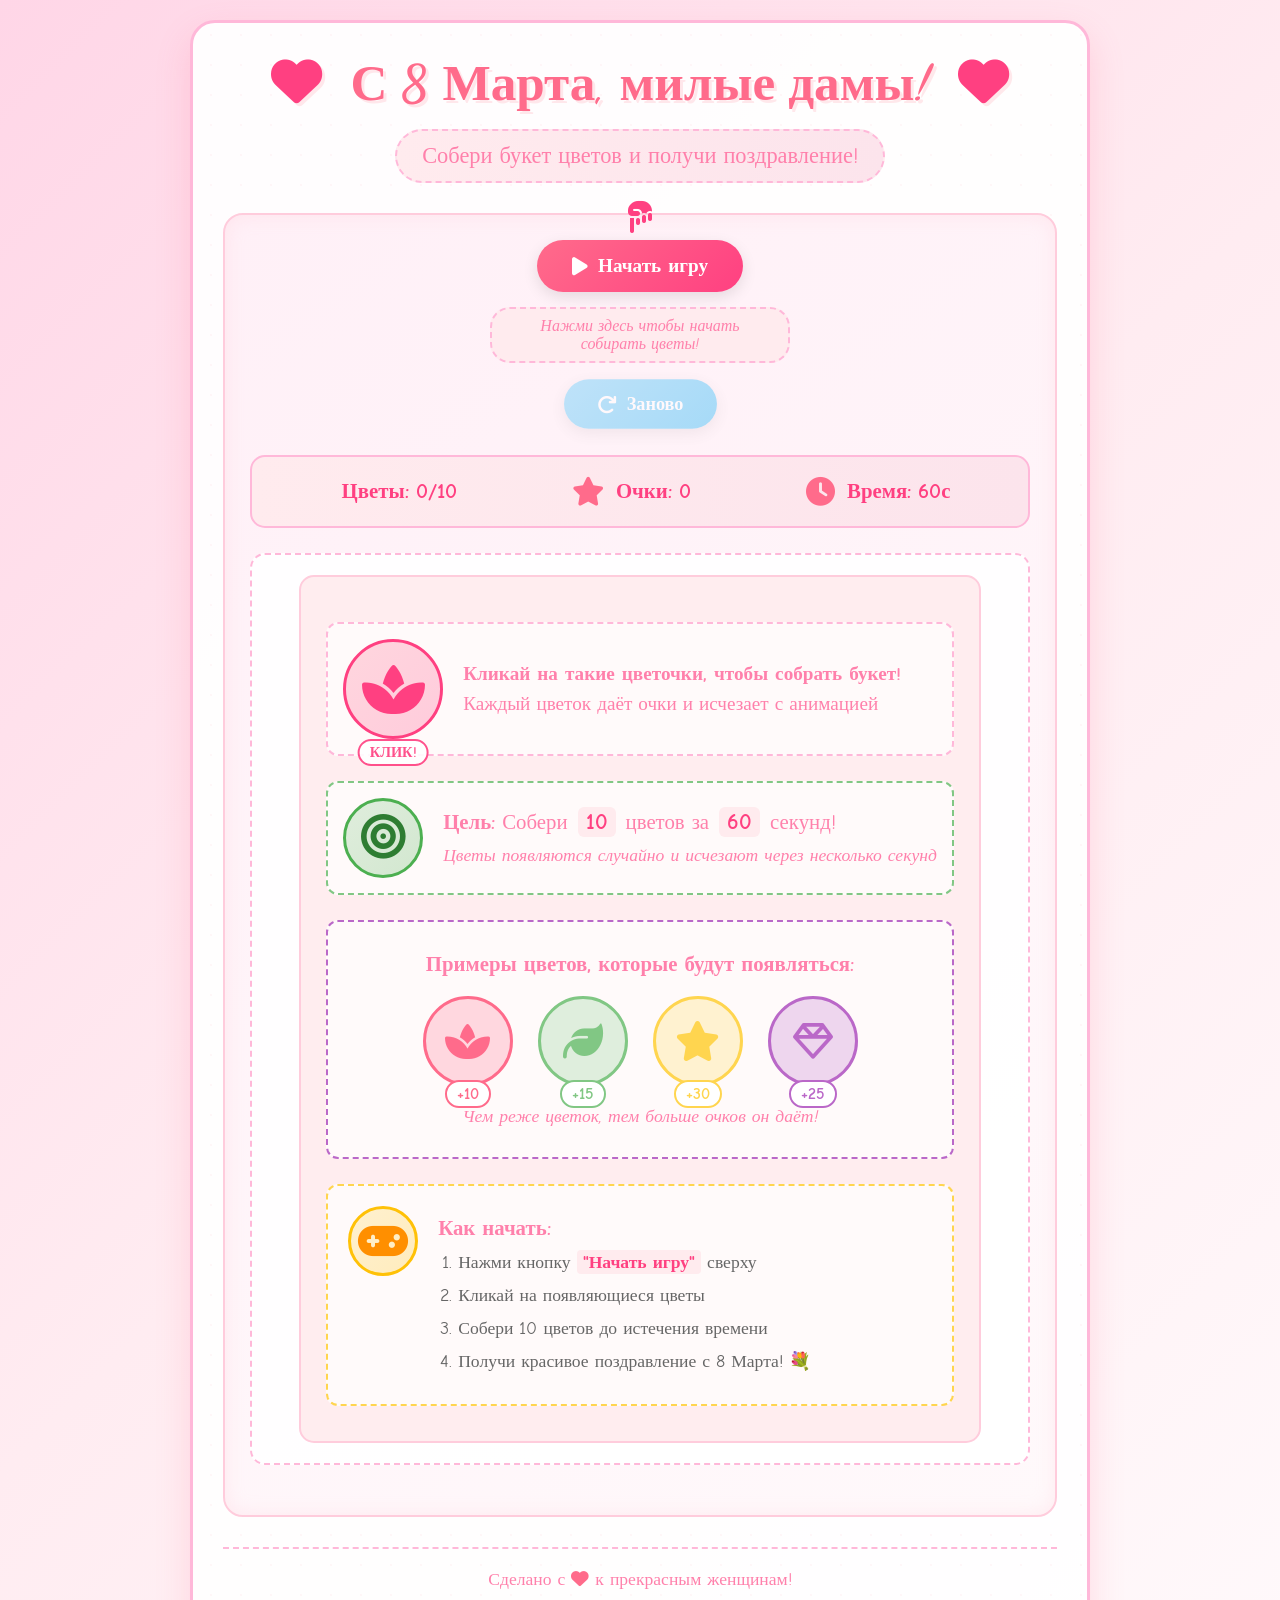
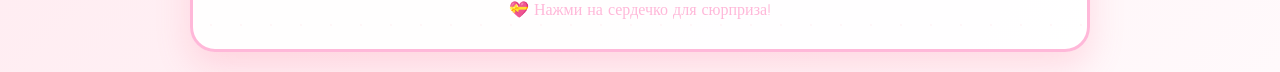
<file: index.html>
<!DOCTYPE html>
<html lang="ru">
<head>
    <meta charset="UTF-8">
    <meta name="viewport" content="width=device-width, initial-scale=1.0">
    <title>С 8 Марта! 💐</title>
    <link rel="stylesheet" href="style.css">
    <link rel="stylesheet" href="https://cdnjs.cloudflare.com/ajax/libs/font-awesome/6.4.0/css/all.min.css">
    <link href="https://fonts.googleapis.com/css2?family=Dancing+Script:wght@400;700&family=Comic+Neue:wght@300;400;700&display=swap" rel="stylesheet">
</head>
<body>
    <div class="container">
        <header>
            <h1><i class="fas fa-heart"></i> С 8 Марта, милые дамы! <i class="fas fa-heart"></i></h1>
            <p class="subtitle">Собери букет цветов и получи поздравление!</p>
        </header>

        <div class="game-area">
            <div class="controls">
                <div class="start-hint">
                    <div class="hint-arrow">
                        <i class="fas fa-hand-point-down"></i>
                    </div>
                    <button id="start-btn" class="btn start-btn">
                        <i class="fas fa-play"></i> Начать игру
                    </button>
                    <div class="hint-text">Нажми здесь чтобы начать собирать цветы!</div>
                </div>
                <button id="reset-btn" class="btn reset-btn" disabled>
                    <i class="fas fa-redo"></i> Заново
                </button>
            </div>

            <div class="score-board">
                <div class="score-item">
                    <i class="fas fa-flower"></i>
                    <span>Цветы: <span id="flower-count">0</span>/10</span>
                </div>
                <div class="score-item">
                    <i class="fas fa-star"></i>
                    <span>Очки: <span id="score">0</span></span>
                </div>
                <div class="score-item">
                    <i class="fas fa-clock"></i>
                    <span>Время: <span id="timer">60</span>с</span>
                </div>
            </div>

            <div class="game-board" id="game-board">
                <div class="instructions">
                    <div class="instruction-demo">
                        <div class="demo-flower">
                            <i class="fas fa-spa"></i>
                        </div>
                        <div class="demo-text">
                            <p><strong>Кликай на такие цветочки, чтобы собрать букет!</strong></p>
                            <p>Каждый цветок даёт очки и исчезает с анимацией</p>
                        </div>
                    </div>
                    <div class="instruction-goal">
                        <div class="goal-icon">
                            <i class="fas fa-bullseye"></i>
                        </div>
                        <div class="goal-text">
                            <p><strong>Цель:</strong> Собери <span class="goal-number">10</span> цветов за <span class="goal-number">60</span> секунд!</p>
                            <p class="hint-text">Цветы появляются случайно и исчезают через несколько секунд</p>
                        </div>
                    </div>
                    <div class="instruction-examples">
                        <p><strong>Примеры цветов, которые будут появляться:</strong></p>
                        <div class="flower-examples">
                            <div class="example-flower" style="background-color: #ff6b8b40; color: #ff6b8b; border-color: #ff6b8b;">
                                <i class="fas fa-spa"></i>
                                <span class="example-points">+10</span>
                            </div>
                            <div class="example-flower" style="background-color: #81c78440; color: #81c784; border-color: #81c784;">
                                <i class="fas fa-leaf"></i>
                                <span class="example-points">+15</span>
                            </div>
                            <div class="example-flower" style="background-color: #ffd54f40; color: #ffd54f; border-color: #ffd54f;">
                                <i class="fas fa-star"></i>
                                <span class="example-points">+30</span>
                            </div>
                            <div class="example-flower" style="background-color: #ba68c840; color: #ba68c8; border-color: #ba68c8;">
                                <i class="far fa-gem"></i>
                                <span class="example-points">+25</span>
                            </div>
                        </div>
                        <p class="hint-text">Чем реже цветок, тем больше очков он даёт!</p>
                    </div>
                    
                    <div class="instruction-start">
                        <div class="start-icon">
                            <i class="fas fa-gamepad"></i>
                        </div>
                        <div class="start-text">
                            <p><strong>Как начать:</strong></p>
                            <ol class="start-steps">
                                <li>Нажми кнопку <strong>"Начать игру"</strong> сверху</li>
                                <li>Кликай на появляющиеся цветы</li>
                                <li>Собери 10 цветов до истечения времени</li>
                                <li>Получи красивое поздравление с 8 Марта! 💐</li>
                            </ol>
                        </div>
                    </div>
                </div>
            </div>

        </div>

        <div class="congratulations hidden" id="congratulations">
            <div class="congrats-content">
                <h2 class="congrats-title"><i class="fas fa-crown"></i><span>Поздравляем!</span><i class="fas fa-crown"></i></h2>
                <div class="message-box">
                    <p>Ты собрала прекрасный букет! 🌸</p>
                    <p class="congrats-text">С 8 Марта, прекрасная! Пусть этот день будет наполнен улыбками, теплом и любовью. Ты - самое красивое и нежное создание на свете! 💖</p>
                    <div class="congrats-stats">
                        <div class="congrats-stat">
                            <span class="congrats-stat-label">Цветов собрано</span>
                            <span class="congrats-stat-value" id="congrats-flowers">0</span>
                        </div>
                        <div class="congrats-stat">
                            <span class="congrats-stat-label">Очков набрано</span>
                            <span class="congrats-stat-value" id="congrats-score">0</span>
                        </div>
                    </div>
                    <div class="flowers-animation">
                        <i class="fas fa-spa flower-1"></i>
                        <i class="fas fa-spa flower-2"></i>
                        <i class="fas fa-spa flower-3"></i>
                        <i class="fas fa-spa flower-4"></i>
                        <i class="fas fa-spa flower-5"></i>
                    </div>
                </div>
            </div>
        </div>

        <div class="game-over hidden" id="game-over">
            <div class="game-over-content">
                <h2><i class="fas fa-sad-tear"></i> Время вышло!</h2>
                <p>Не успела собрать все цветы... Попробуй ещё раз!</p>
                <button id="retry-btn" class="btn retry-btn">
                    <i class="fas fa-redo"></i> Попробовать снова
                </button>
            </div>
        </div>

        <footer>
            <p>Сделано с <i class="fas fa-heart" style="color: #ff6b8b;"></i> к прекрасным женщинам!</p>
            <p class="hint">💝 Нажми на сердечко для сюрприза!</p>
        </footer>
    </div>

    <div class="hearts-container" id="hearts-container"></div>

    <script src="script.js"></script>
</body>
</html>
</file>
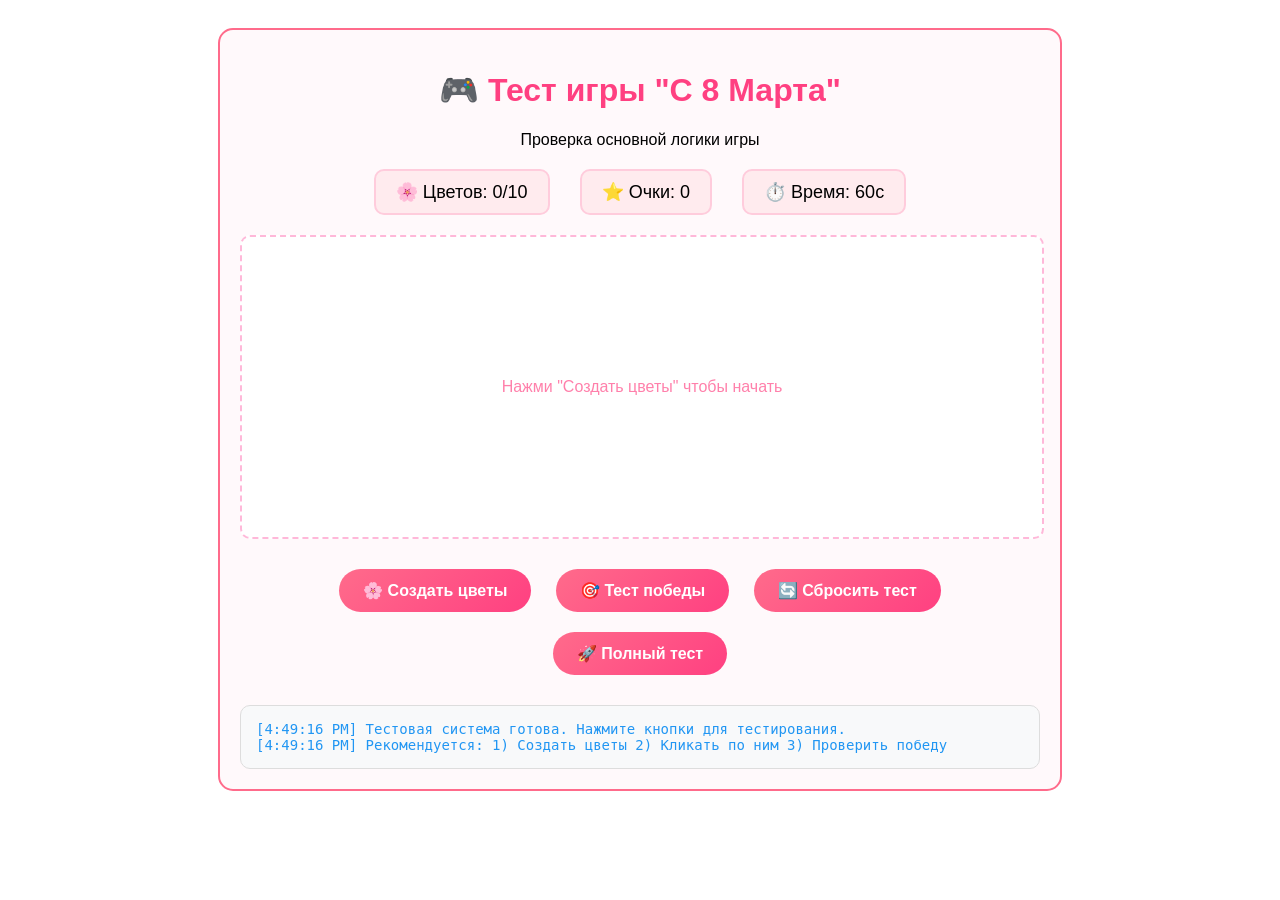
<file: final_test.html>
<!DOCTYPE html>
<html>
<head>
    <title>Финальный тест игры</title>
    <style>
        body { font-family: Arial; padding: 20px; text-align: center; }
        .test-container {
            max-width: 800px;
            margin: 0 auto;
            padding: 20px;
            border: 2px solid #ff6b8b;
            border-radius: 15px;
            background: #fff9fb;
        }
        h1 { color: #ff4081; }
        .test-btn {
            padding: 12px 24px;
            margin: 10px;
            background: linear-gradient(135deg, #ff6b8b, #ff4081);
            color: white;
            border: none;
            border-radius: 25px;
            cursor: pointer;
            font-size: 16px;
            font-weight: bold;
        }
        .test-btn:hover {
            background: linear-gradient(135deg, #ff4081, #ff6b8b);
            transform: translateY(-2px);
        }
        .test-area {
            width: 100%;
            height: 300px;
            border: 2px dashed #ffb8d9;
            border-radius: 10px;
            margin: 20px 0;
            position: relative;
            background: #fff;
            overflow: hidden;
        }
        .test-flower {
            width: 70px;
            height: 70px;
            border-radius: 50%;
            position: absolute;
            background: #ffccdc;
            display: flex;
            align-items: center;
            justify-content: center;
            cursor: pointer;
            font-size: 30px;
            transition: all 0.3s;
            border: 3px solid #ff6b8b;
        }
        .test-flower:hover {
            transform: scale(1.1);
        }
        .stats {
            display: flex;
            justify-content: center;
            gap: 30px;
            margin: 20px 0;
            font-size: 18px;
        }
        .stat-item {
            padding: 10px 20px;
            background: #ffebee;
            border-radius: 10px;
            border: 2px solid #ffccdc;
        }
        #test-output {
            margin-top: 20px;
            padding: 15px;
            background: #f8f9fa;
            border-radius: 10px;
            border: 1px solid #ddd;
            text-align: left;
            max-height: 200px;
            overflow-y: auto;
            font-family: monospace;
            font-size: 14px;
        }
        .success { color: #4CAF50; font-weight: bold; }
        .error { color: #f44336; font-weight: bold; }
        .info { color: #2196F3; }
    </style>
</head>
<body>
    <div class="test-container">
        <h1>🎮 Тест игры "С 8 Марта"</h1>
        <p>Проверка основной логики игры</p>
        
        <div class="stats">
            <div class="stat-item">🌸 Цветов: <span id="test-count">0</span>/10</div>
            <div class="stat-item">⭐ Очки: <span id="test-score">0</span></div>
            <div class="stat-item">⏱️ Время: <span id="test-time">60</span>с</div>
        </div>
        
        <div class="test-area" id="test-game-area">
            <div style="position: absolute; top: 50%; left: 50%; transform: translate(-50%, -50%); color: #ff80ab;">
                Нажми "Создать цветы" чтобы начать
            </div>
        </div>
        
        <div>
            <button class="test-btn" onclick="createTestFlowers()">🌸 Создать цветы</button>
            <button class="test-btn" onclick="simulateWin()">🎯 Тест победы</button>
            <button class="test-btn" onclick="resetTest()">🔄 Сбросить тест</button>
            <button class="test-btn" onclick="runFullTest()">🚀 Полный тест</button>
        </div>
        
        <div id="test-output"></div>
    </div>
    
    <script>
        let testFlowerCount = 0;
        let testScore = 0;
        let testTime = 60;
        let testFlowers = [];
        const testGameArea = document.getElementById('test-game-area');
        const testOutput = document.getElementById('test-output');
        
        function logTest(type, message) {
            const timestamp = new Date().toLocaleTimeString();
            const div = document.createElement('div');
            div.className = type;
            div.textContent = `[${timestamp}] ${message}`;
            testOutput.appendChild(div);
            testOutput.scrollTop = testOutput.scrollHeight;
            console.log(`[${type}] ${message}`);
        }
        
        function updateTestDisplay() {
            document.getElementById('test-count').textContent = testFlowerCount;
            document.getElementById('test-score').textContent = testScore;
            document.getElementById('test-time').textContent = testTime;
        }
        
        function createTestFlowers() {
            logTest('info', 'Создаем тестовые цветы...');
            testGameArea.innerHTML = '';
            testFlowers = [];
            
            // Создаем 5 цветов в случайных позициях
            for (let i = 0; i < 5; i++) {
                setTimeout(() => {
                    const flower = document.createElement('div');
                    flower.className = 'test-flower';
                    flower.innerHTML = '🌸';
                    flower.title = 'Кликни чтобы собрать!';
                    
                    const x = 20 + Math.random() * (testGameArea.offsetWidth - 90);
                    const y = 20 + Math.random() * (testGameArea.offsetHeight - 90);
                    
                    flower.style.left = x + 'px';
                    flower.style.top = y + 'px';
                    flower.style.backgroundColor = getRandomPastelColor();
                    
                    flower.addEventListener('click', function() {
                        collectTestFlower(this);
                    });
                    
                    testGameArea.appendChild(flower);
                    testFlowers.push(flower);
                    logTest('info', `Создан цветок ${i+1} на позиции (${Math.round(x)}, ${Math.round(y)})`);
                }, i * 300);
            }
            
            logTest('success', '5 тестовых цветов созданы! Кликай по ним.');
        }
        
        function collectTestFlower(flower) {
            if (flower.classList.contains('collected')) {
                logTest('error', 'Цветок уже собран!');
                return;
            }
            
            flower.classList.add('collected');
            flower.style.opacity = '0.7';
            flower.style.transform = 'scale(0.8)';
            flower.style.backgroundColor = '#c8e6c9';
            flower.innerHTML = '✅';
            
            testFlowerCount++;
            testScore += 10;
            
            updateTestDisplay();
            logTest('success', `Цветок собран! Всего: ${testFlowerCount}, Очки: ${testScore}`);
            
            setTimeout(() => {
                flower.style.opacity = '0';
                setTimeout(() => {
                    if (flower.parentNode) {
                        flower.remove();
                        testFlowers = testFlowers.filter(f => f !== flower);
                    }
                }, 300);
            }, 500);
            
            // Проверяем победу
            if (testFlowerCount >= 10) {
                setTimeout(() => {
                    logTest('success', '🎉🎉🎉 ПОБЕДА! Собрано 10 цветов! 🎉🎉🎉');
                    alert('🎉 ПОЗДРАВЛЯЕМ! Вы собрали 10 цветов и выиграли игру!');
                    showTestCongratulations();
                }, 600);
            }
        }
        
        function simulateWin() {
            logTest('info', '=== Запуск теста победы ===');
            testFlowerCount = 9;
            testScore = 90;
            updateTestDisplay();
            logTest('info', `Установлено: цветов = ${testFlowerCount}, очков = ${testScore}`);
            
            // Имитируем сбор последнего цветка
            setTimeout(() => {
                testFlowerCount++;
                testScore += 10;
                updateTestDisplay();
                logTest('success', `Собран последний цветок! Всего: ${testFlowerCount}`);
                
                if (testFlowerCount >= 10) {
                    logTest('success', '✅ ТЕСТ ПРОЙДЕН: Победа корректно определяется!');
                    showTestCongratulations();
                }
            }, 1000);
        }
        
        function showTestCongratulations() {
            const messages = [
                "Тест пройден успешно! Игра работает корректно! 🎮",
                "Поздравления будут показаны при победе в реальной игре! 💐",
                "Все системы функционируют нормально! ✅"
            ];
            const randomMsg = messages[Math.floor(Math.random() * messages.length)];
            logTest('success', randomMsg);
            
            // Показываем имитацию поздравления
            testGameArea.innerHTML = `
                <div style="position: absolute; top: 50%; left: 50%; transform: translate(-50%, -50%); text-align: center; background: white; padding: 30px; border-radius: 15px; border: 3px solid #ff6b8b; box-shadow: 0 10px 30px rgba(255, 107, 139, 0.3);">
                    <h2 style="color: #ff4081; margin: 0 0 15px 0;">🎉 ПОБЕДА! 🎉</h2>
                    <p style="color: #666; margin: 0;">С 8 Марта, прекрасная! 💖</p>
                    <p style="color: #ff80ab; margin: 10px 0 0 0;">Игра работает корректно!</p>
                </div>
            `;
        }
        
        function resetTest() {
            logTest('info', '=== Сброс теста ===');
            testFlowerCount = 0;
            testScore = 0;
            testTime = 60;
            testFlowers = [];
            testGameArea.innerHTML = '<div style="position: absolute; top: 50%; left: 50%; transform: translate(-50%, -50%); color: #ff80ab;">Нажми "Создать цветы" чтобы начать</div>';
            updateTestDisplay();
            logTest('success', 'Тест сброшен. Готов к новому тесту.');
        }
        
        function runFullTest() {
            logTest('info', '=== ЗАПУСК ПОЛНОГО ТЕСТА ===');
            resetTest();
            
            setTimeout(() => {
                logTest('info', '1. Тест создания цветов...');
                createTestFlowers();
                
                setTimeout(() => {
                    logTest('info', '2. Тест сбора цветов...');
                    // Имитируем сбор 10 цветов
                    testFlowerCount = 10;
                    testScore = 100;
                    updateTestDisplay();
                    
                    setTimeout(() => {
                        logTest('info', '3. Проверка условия победы...');
                        if (testFlowerCount >= 10) {
                            logTest('success', '✅ ВСЕ ТЕСТЫ ПРОЙДЕНЫ УСПЕШНО!');
                            logTest('success', 'Игра "С 8 Марта" работает корректно!');
                            showTestCongratulations();
                        } else {
                            logTest('error', '❌ Тест не пройден: условие победы не сработало');
                        }
                    }, 1000);
                }, 2000);
            }, 500);
        }
        
        function getRandomPastelColor() {
            const colors = [
                '#ffb3c1', '#ffccd5', '#ffb7c5', '#ffcccb', '#ffcad4',
                '#ffd6e7', '#ffecf1', '#fff9fb', '#f8bbd9', '#f48fb1'
            ];
            return colors[Math.floor(Math.random() * colors.length)];
        }
        
        // Инициализация
        updateTestDisplay();
        logTest('info', 'Тестовая система готова. Нажмите кнопки для тестирования.');
        logTest('info', 'Рекомендуется: 1) Создать цветы 2) Кликать по ним 3) Проверить победу');
    </script>
</body>
</html>
</file>
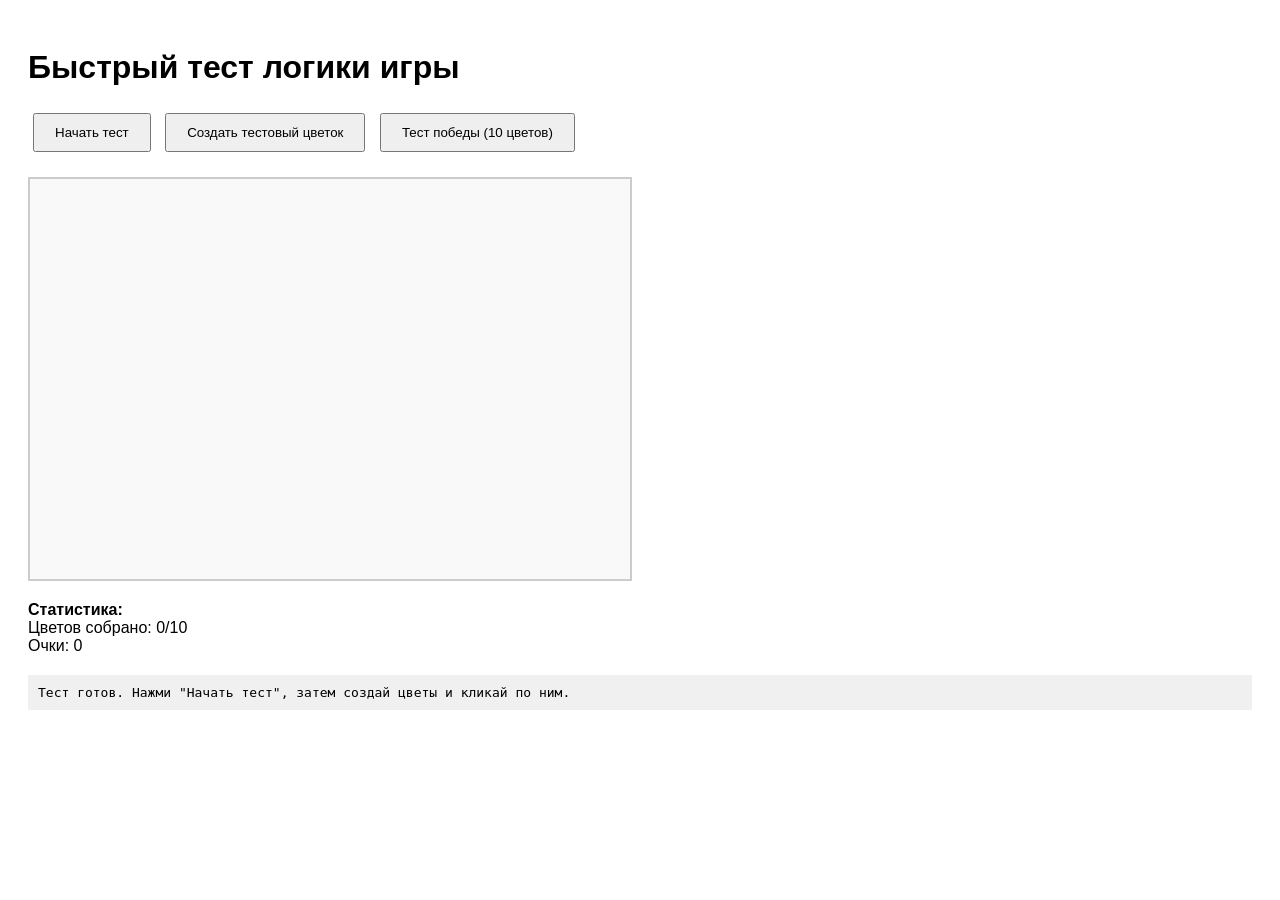
<file: quick_test.html>
<!DOCTYPE html>
<html>
<head>
    <title>Быстрый тест игры</title>
    <style>
        body { font-family: Arial; padding: 20px; }
        #game-area { 
            width: 600px; 
            height: 400px; 
            border: 2px solid #ccc; 
            position: relative;
            margin: 20px 0;
            background: #f9f9f9;
        }
        .flower {
            width: 60px;
            height: 60px;
            border-radius: 50%;
            position: absolute;
            background: pink;
            display: flex;
            align-items: center;
            justify-content: center;
            cursor: pointer;
            font-size: 24px;
        }
        .controls { margin: 10px 0; }
        button { padding: 10px 20px; margin: 5px; }
        #output { 
            margin-top: 20px; 
            padding: 10px; 
            background: #f0f0f0; 
            white-space: pre-wrap;
            font-family: monospace;
        }
    </style>
</head>
<body>
    <h1>Быстрый тест логики игры</h1>
    
    <div class="controls">
        <button onclick="startTest()">Начать тест</button>
        <button onclick="createTestFlower()">Создать тестовый цветок</button>
        <button onclick="testWin()">Тест победы (10 цветов)</button>
    </div>
    
    <div id="game-area"></div>
    
    <div>
        <strong>Статистика:</strong>
        <div>Цветов собрано: <span id="count">0</span>/10</div>
        <div>Очки: <span id="score">0</span></div>
    </div>
    
    <div id="output"></div>
    
    <script>
        let flowerCount = 0;
        let score = 0;
        const gameArea = document.getElementById('game-area');
        const output = document.getElementById('output');
        
        function log(msg) {
            output.textContent += msg + '\n';
            console.log(msg);
        }
        
        function startTest() {
            log('=== Начинаем тест ===');
            flowerCount = 0;
            score = 0;
            updateDisplay();
            gameArea.innerHTML = '';
            log('Игра сброшена');
        }
        
        function createTestFlower() {
            const flower = document.createElement('div');
            flower.className = 'flower';
            flower.textContent = '🌸';
            
            const x = Math.random() * (gameArea.offsetWidth - 60);
            const y = Math.random() * (gameArea.offsetHeight - 60);
            
            flower.style.left = x + 'px';
            flower.style.top = y + 'px';
            flower.style.backgroundColor = getRandomColor();
            
            flower.addEventListener('click', function() {
                log('Цветок кликнут!');
                collectTestFlower(this);
            });
            
            gameArea.appendChild(flower);
            log(`Создан цветок на позиции (${x.toFixed(0)}, ${y.toFixed(0)})`);
        }
        
        function collectTestFlower(flower) {
            flower.style.opacity = '0.5';
            flower.style.transform = 'scale(0.8)';
            
            flowerCount++;
            score += 10;
            
            updateDisplay();
            log(`Собран цветок! Всего: ${flowerCount}, Очки: ${score}`);
            
            setTimeout(() => {
                flower.remove();
                log('Цветок удален');
                
                if (flowerCount >= 10) {
                    log('🎉 ПОБЕДА! Собрано 10 цветов!');
                    alert('ПОБЕДА! Собрано 10 цветов!');
                }
            }, 500);
        }
        
        function testWin() {
            log('=== Тест победы ===');
            flowerCount = 9;
            score = 90;
            updateDisplay();
            log(`Установлено: цветов = ${flowerCount}, очков = ${score}`);
            
            // Имитируем сбор последнего цветка
            flowerCount++;
            score += 10;
            updateDisplay();
            log(`После сбора: цветов = ${flowerCount}, очков = ${score}`);
            
            if (flowerCount >= 10) {
                log('✅ ПОБЕДА ДОСТИГНУТА!');
                alert('✅ ПОБЕДА ДОСТИГНУТА!');
            }
        }
        
        function updateDisplay() {
            document.getElementById('count').textContent = flowerCount;
            document.getElementById('score').textContent = score;
        }
        
        function getRandomColor() {
            const colors = ['#ffb3c1', '#ffccd5', '#ffb7c5', '#ffcccb', '#ffcad4'];
            return colors[Math.floor(Math.random() * colors.length)];
        }
        
        log('Тест готов. Нажми "Начать тест", затем создай цветы и кликай по ним.');
    </script>
</body>
</html>
</file>
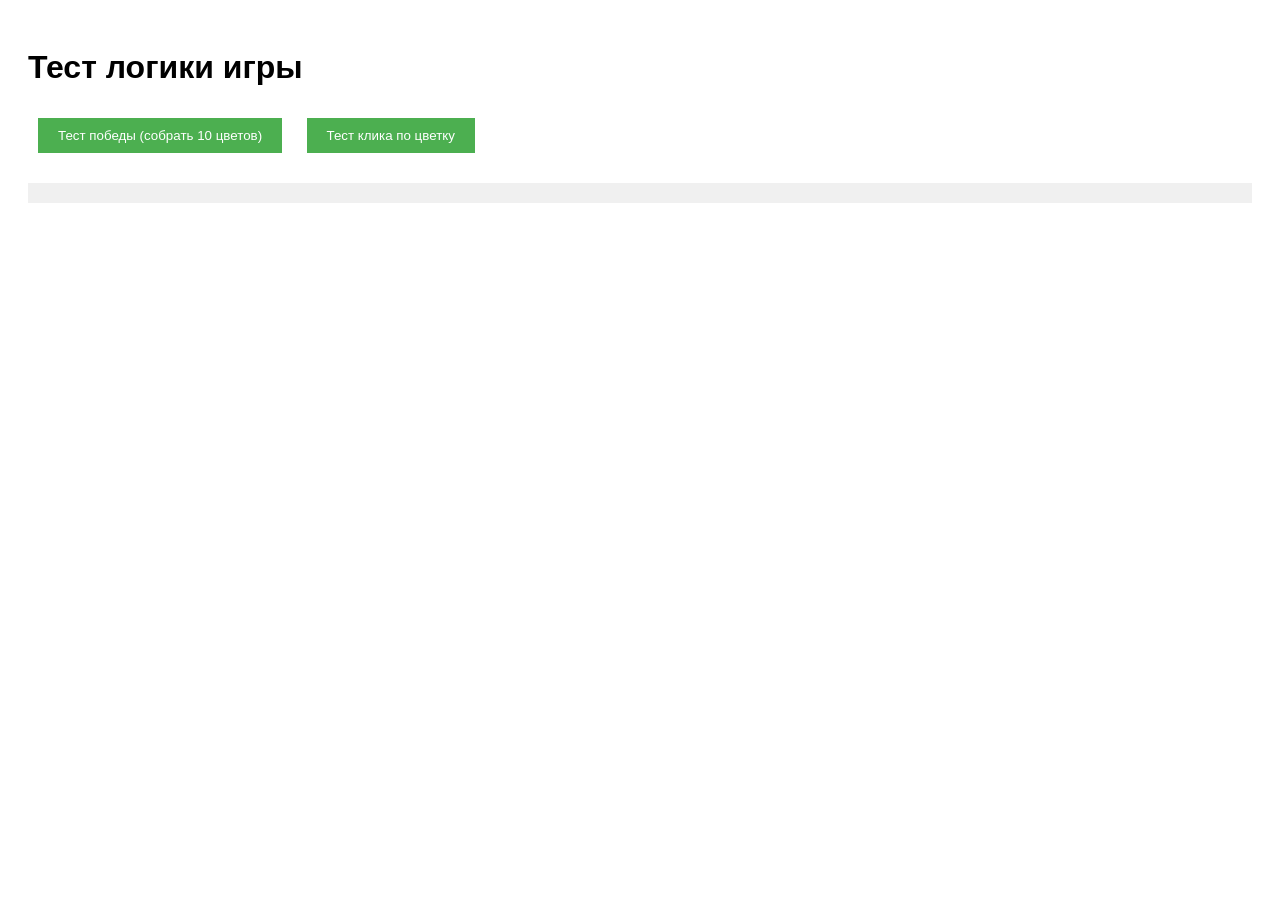
<file: test.html>
<!DOCTYPE html>
<html>
<head>
    <title>Тест игры</title>
    <style>
        body { font-family: Arial; padding: 20px; }
        .test-btn { 
            padding: 10px 20px; 
            margin: 10px; 
            background: #4CAF50; 
            color: white; 
            border: none; 
            cursor: pointer; 
        }
    </style>
</head>
<body>
    <h1>Тест логики игры</h1>
    <button class="test-btn" onclick="testWinCondition()">Тест победы (собрать 10 цветов)</button>
    <button class="test-btn" onclick="testFlowerClick()">Тест клика по цветку</button>
    
    <div id="output" style="margin-top: 20px; padding: 10px; background: #f0f0f0;"></div>
    
    <script>
        // Имитируем глобальные переменные из игры
        let flowerCount = 0;
        const totalFlowersNeeded = 10;
        
        function log(msg) {
            document.getElementById('output').innerHTML += msg + '<br>';
            console.log(msg);
        }
        
        function testWinCondition() {
            log('=== Тест победы ===');
            flowerCount = 9;
            log(`flowerCount = ${flowerCount}`);
            
            // Имитируем сбор цветка
            flowerCount++;
            log(`После сбора: flowerCount = ${flowerCount}`);
            
            if (flowerCount >= totalFlowersNeeded) {
                log('✅ ПОБЕДА! winGame() должна быть вызвана');
            } else {
                log('❌ Еще не победили');
            }
        }
        
        function testFlowerClick() {
            log('=== Тест клика ===');
            const flower = {
                classList: {
                    contains: function(cls) { 
                        log(`Проверка класса: ${cls}`);
                        return false; 
                    },
                    add: function(cls) { log(`Добавлен класс: ${cls}`); }
                },
                dataset: { points: '10' }
            };
            
            // Имитируем обработчик клика
            if (flower.classList.contains('collected')) {
                log('Цветок уже собран!');
                return;
            }
            
            log('Собираем цветок...');
            // collectFlower(flower) должна быть вызвана
        }
    </script>
</body>
</html>
</file>
<file: style.css>
* {
    margin: 0;
    padding: 0;
    box-sizing: border-box;
}

body {
    font-family: 'Comic Neue', cursive;
    background: linear-gradient(135deg, #ffd6e7, #ffecf1, #fff9fb);
    min-height: 100vh;
    display: flex;
    justify-content: center;
    align-items: center;
    padding: 20px;
    overflow-x: hidden;
}

.container {
    max-width: 900px;
    width: 100%;
    background-color: rgba(255, 255, 255, 0.95);
    border-radius: 25px;
    box-shadow: 0 15px 35px rgba(255, 107, 139, 0.2);
    padding: 30px;
    position: relative;
    border: 3px solid #ffb8d9;
    overflow: hidden;
}

.container::before {
    content: '';
    position: absolute;
    top: -50%;
    left: -50%;
    width: 200%;
    height: 200%;
    background: radial-gradient(circle, rgba(255, 182, 193, 0.1) 1px, transparent 1px);
    background-size: 30px 30px;
    z-index: 0;
    animation: float 20s linear infinite;
}

@keyframes float {
    0% { transform: translate(0, 0) rotate(0deg); }
    100% { transform: translate(-30px, -30px) rotate(360deg); }
}

header {
    text-align: center;
    margin-bottom: 30px;
    position: relative;
    z-index: 1;
}

h1 {
    font-family: 'Dancing Script', cursive;
    font-size: 3.2rem;
    color: #ff6b8b;
    margin-bottom: 15px;
    text-shadow: 3px 3px 0px rgba(255, 182, 193, 0.3);
}

h1 i {
    color: #ff4081;
    margin: 0 15px;
    animation: heartbeat 1.5s infinite;
}

@keyframes heartbeat {
    0%, 100% { transform: scale(1); }
    50% { transform: scale(1.2); }
}

.subtitle {
    font-size: 1.4rem;
    color: #ff80ab;
    background: linear-gradient(90deg, #ffebee, #fce4ec);
    padding: 12px 25px;
    border-radius: 50px;
    display: inline-block;
    border: 2px dashed #ffb8d9;
}

.game-area {
    background: linear-gradient(145deg, #fff0f7, #fff9fb);
    border-radius: 20px;
    padding: 25px;
    margin-bottom: 25px;
    border: 2px solid #ffccdc;
    box-shadow: inset 0 0 20px rgba(255, 182, 193, 0.2);
    position: relative;
    z-index: 1;
}

.score-board {
    display: flex;
    justify-content: space-around;
    background: linear-gradient(90deg, #ffebee, #fce4ec);
    padding: 20px;
    border-radius: 15px;
    margin-bottom: 25px;
    border: 2px solid #ffb8d9;
}

.score-item {
    display: flex;
    align-items: center;
    font-size: 1.3rem;
    color: #ff4081;
    font-weight: bold;
}

.score-item i {
    font-size: 1.8rem;
    margin-right: 12px;
    color: #ff6b8b;
}

.game-board {
    min-height: 350px;
    background-color: rgba(255, 255, 255, 0.9);
    border-radius: 15px;
    padding: 20px;
    margin-bottom: 25px;
    border: 2px dashed #ffb8d9;
    display: flex;
    flex-wrap: wrap;
    justify-content: center;
    align-items: center;
    gap: 20px;
    position: relative;
    overflow: hidden;
}

.instructions {
    text-align: center;
    color: #ff80ab;
    font-size: 1.3rem;
    padding: 25px;
    background: rgba(255, 235, 238, 0.9);
    border-radius: 15px;
    border: 2px solid #ffccdc;
    max-width: 800px;
    margin: 0 auto;
}

.instructions p {
    margin: 10px 0;
}

.instruction-demo {
    display: flex;
    align-items: center;
    justify-content: center;
    gap: 20px;
    margin: 20px 0;
    padding: 15px;
    background: rgba(255, 255, 255, 0.7);
    border-radius: 12px;
    border: 2px dashed #ffb8d9;
}

.demo-flower {
    width: 100px;
    height: 100px;
    border-radius: 50%;
    background: linear-gradient(135deg, #ff6b8b40, #ff408140);
    display: flex;
    align-items: center;
    justify-content: center;
    font-size: 3.5rem;
    color: #ff4081;
    border: 3px solid #ff4081;
    animation: pulseDemo 2s infinite, floatDemo 3s ease-in-out infinite;
    cursor: pointer;
    position: relative;
    transition: all 0.3s ease;
}

@keyframes pulseDemo {
    0%, 100% { transform: scale(1); }
    50% { transform: scale(1.1); }
}

@keyframes floatDemo {
    0%, 100% { transform: translateY(0) rotate(0deg); }
    50% { transform: translateY(-10px) rotate(5deg); }
}

.demo-flower::after {
    content: 'КЛИК!';
    position: absolute;
    bottom: -30px;
    left: 50%;
    transform: translateX(-50%);
    font-size: 0.9rem;
    font-weight: bold;
    color: #ff4081;
    background: white;
    padding: 3px 10px;
    border-radius: 15px;
    border: 2px solid #ff4081;
    white-space: nowrap;
    opacity: 0.9;
}

.demo-text {
    text-align: left;
    flex: 1;
}

.demo-text p {
    margin: 8px 0;
    font-size: 1.2rem;
}

.instruction-goal {
    display: flex;
    align-items: center;
    justify-content: center;
    gap: 20px;
    margin: 25px 0;
    padding: 15px;
    background: rgba(255, 255, 255, 0.7);
    border-radius: 12px;
    border: 2px dashed #81c784;
}

.goal-icon {
    width: 80px;
    height: 80px;
    border-radius: 50%;
    background: linear-gradient(135deg, #81c78440, #4caf5040);
    display: flex;
    align-items: center;
    justify-content: center;
    font-size: 2.8rem;
    color: #2e7d32;
    border: 3px solid #4caf50;
}

.goal-text {
    text-align: left;
    flex: 1;
}

.goal-number {
    font-weight: bold;
    color: #ff4081;
    font-size: 1.4rem;
    background: #ffebee;
    padding: 2px 8px;
    border-radius: 6px;
    margin: 0 3px;
}

.hint-text {
    font-size: 1.1rem;
    color: #ff80ab;
    font-style: italic;
    margin-top: 8px;
}

.instruction-examples {
    margin: 25px 0 10px 0;
    padding: 20px;
    background: rgba(255, 255, 255, 0.7);
    border-radius: 12px;
    border: 2px dashed #ba68c8;
}

.flower-examples {
    display: flex;
    justify-content: center;
    gap: 25px;
    margin: 20px 0;
    flex-wrap: wrap;
}

.example-flower {
    width: 90px;
    height: 90px;
    border-radius: 50%;
    display: flex;
    flex-direction: column;
    align-items: center;
    justify-content: center;
    font-size: 2.5rem;
    border: 3px solid;
    position: relative;
    transition: all 0.3s ease;
}

.example-flower:hover {
    transform: translateY(-5px);
    box-shadow: 0 10px 20px rgba(0, 0, 0, 0.1);
}

.example-points {
    position: absolute;
    bottom: -25px;
    font-size: 1rem;
    font-weight: bold;
    background: white;
    padding: 3px 10px;
    border-radius: 15px;
    border: 2px solid currentColor;
    white-space: nowrap;
}

.instruction-start {
    display: flex;
    align-items: flex-start;
    gap: 20px;
    margin: 25px 0 10px 0;
    padding: 20px;
    background: rgba(255, 255, 255, 0.7);
    border-radius: 12px;
    border: 2px dashed #ffd54f;
}

.start-icon {
    width: 70px;
    height: 70px;
    border-radius: 50%;
    background: linear-gradient(135deg, #ffd54f40, #ffc10740);
    display: flex;
    align-items: center;
    justify-content: center;
    font-size: 2.5rem;
    color: #ff8f00;
    border: 3px solid #ffc107;
    flex-shrink: 0;
}

.start-text {
    text-align: left;
    flex: 1;
}

.start-steps {
    margin: 10px 0 0 20px;
    padding: 0;
}

.start-steps li {
    margin: 12px 0;
    font-size: 1.1rem;
    color: #666;
}

.start-steps li strong {
    color: #ff4081;
    background: #ffebee;
    padding: 2px 6px;
    border-radius: 4px;
}

.flower {
    width: 80px;
    height: 80px;
    border-radius: 50%;
    display: flex;
    justify-content: center;
    align-items: center;
    font-size: 2.5rem;
    cursor: pointer;
    transition: all 0.3s ease;
    position: absolute;
    user-select: none;
    animation: floatUpDown 3s ease-in-out infinite;
    z-index: 100;
    pointer-events: auto;
}

@keyframes floatUpDown {
    0%, 100% { transform: translateY(0) rotate(0deg); }
    50% { transform: translateY(-15px) rotate(5deg); }
}

.flower:hover {
    transform: scale(1.2) rotate(15deg);
    filter: brightness(1.2);
}

.flower.collected {
    animation: collectAnimation 0.8s forwards;
}

@keyframes collectAnimation {
    0% { transform: scale(1); opacity: 1; }
    100% { transform: scale(0) translateY(-50px); opacity: 0; }
}

.controls {
    display: flex;
    flex-direction: column;
    align-items: center;
    gap: 15px;
    margin-bottom: 25px;
}

.start-hint {
    position: relative;
    display: flex;
    flex-direction: column;
    align-items: center;
    gap: 10px;
    transition: opacity 0.3s ease;
}

.hint-arrow {
    font-size: 2rem;
    color: #ff4081;
    animation: bounceArrow 1.5s infinite;
    position: absolute;
    top: -40px;
}

@keyframes bounceArrow {
    0%, 100% { transform: translateY(0); }
    50% { transform: translateY(-10px); }
}

.start-hint .hint-text {
    font-size: 1rem;
    color: #ff80ab;
    background: #ffebee;
    padding: 8px 15px;
    border-radius: 20px;
    border: 2px dashed #ffb8d9;
    margin-top: 5px;
    text-align: center;
    max-width: 300px;
}

.btn {
    padding: 15px 35px;
    font-size: 1.2rem;
    font-family: 'Comic Neue', cursive;
    font-weight: bold;
    border: none;
    border-radius: 50px;
    cursor: pointer;
    transition: all 0.3s ease;
    display: flex;
    align-items: center;
    justify-content: center;
    gap: 10px;
    box-shadow: 0 5px 15px rgba(0, 0, 0, 0.1);
}

.start-btn {
    transition: opacity 0.3s ease, transform 0.3s ease;
}

.btn i {
    font-size: 1.3rem;
}

.start-btn {
    background: linear-gradient(135deg, #ff6b8b, #ff4081);
    color: white;
}

.start-btn:hover {
    background: linear-gradient(135deg, #ff4081, #ff6b8b);
    transform: translateY(-3px);
    box-shadow: 0 8px 20px rgba(255, 107, 139, 0.4);
}

.reset-btn, .retry-btn {
    background: linear-gradient(135deg, #81d4fa, #4fc3f7);
    color: white;
    transition: all 0.3s ease;
}

.reset-btn:disabled {
    opacity: 0.5;
    cursor: not-allowed;
    transform: scale(0.95);
}

.reset-btn:not(:disabled):hover, .retry-btn:hover {
    background: linear-gradient(135deg, #4fc3f7, #81d4fa);
    transform: translateY(-3px);
}

.congratulations, .game-over {
    position: fixed;
    top: 0;
    left: 0;
    width: 100%;
    height: 100%;
    background: rgba(255, 255, 255, 0.95);
    display: flex;
    justify-content: center;
    align-items: center;
    z-index: 1000;
    opacity: 0;
    visibility: hidden;
    transition: all 0.5s ease;
}

.congratulations.show, .game-over.show {
    opacity: 1;
    visibility: visible;
    display: flex;
}

.congrats-content, .game-over-content {
    background: linear-gradient(135deg, #fff9fb, #ffecf1);
    padding: 40px;
    border-radius: 25px;
    text-align: center;
    max-width: 600px;
    width: 90%;
    border: 3px solid #ffb8d9;
    box-shadow: 0 20px 40px rgba(255, 107, 139, 0.3);
    position: relative;
    overflow: hidden;
}

.congrats-content h2, .game-over-content h2 {
    font-family: 'Dancing Script', cursive;
    font-size: 3rem;
    color: #ff4081;
    margin-bottom: 20px;
}

.congrats-content h2 i, .game-over-content h2 i {
    margin: 0 15px;
}

.congrats-title {
    display: inline-flex;
    align-items: center;
    justify-content: center;
    gap: 15px;
}

.congrats-title i {
    margin: 0;
    flex-shrink: 0;
}

.congrats-title span {
    white-space: nowrap;
}

.message-box {
    background: white;
    padding: 25px;
    border-radius: 15px;
    margin: 25px 0;
    border: 2px solid #ffccdc;
    position: relative;
}

.congrats-text {
    font-size: 1.4rem;
    line-height: 1.6;
    color: #ff4081;
    margin: 15px 0;
}

.congrats-stats {
    display: flex;
    justify-content: center;
    gap: 14px;
    flex-wrap: wrap;
    margin: 20px 0 10px;
}

.congrats-stat {
    display: flex;
    flex-direction: column;
    align-items: center;
    min-width: 150px;
    padding: 12px 16px;
    border-radius: 12px;
    background: linear-gradient(135deg, #fff4f8, #ffffff);
    border: 2px solid #ffccdc;
}

.congrats-stat-label {
    font-size: 0.95rem;
    color: #ff80ab;
}

.congrats-stat-value {
    font-size: 1.8rem;
    font-weight: bold;
    color: #ff4081;
    line-height: 1.2;
}

.flowers-animation {
    position: relative;
    height: 100px;
    margin: 20px 0;
}

.flowers-animation i {
    position: absolute;
    font-size: 2.5rem;
    color: #ff6b8b;
    animation: flowerFloat 4s ease-in-out infinite;
}

.flower-1 { left: 10%; animation-delay: 0s; }
.flower-2 { left: 25%; animation-delay: 0.5s; }
.flower-3 { left: 50%; animation-delay: 1s; }
.flower-4 { left: 75%; animation-delay: 1.5s; }
.flower-5 { left: 90%; animation-delay: 2s; }

@keyframes flowerFloat {
    0%, 100% { transform: translateY(0) rotate(0deg); opacity: 0.7; }
    50% { transform: translateY(-40px) rotate(180deg); opacity: 1; }
}

footer {
    text-align: center;
    margin-top: 30px;
    padding-top: 20px;
    border-top: 2px dashed #ffb8d9;
    color: #ff80ab;
    font-size: 1.1rem;
    position: relative;
    z-index: 1;
}

footer i {
    cursor: pointer;
    transition: all 0.3s ease;
}

footer i:hover {
    transform: scale(1.3);
    color: #ff4081;
}

.hint {
    font-size: 1rem;
    color: #ffb8d9;
    margin-top: 10px;
    animation: pulse 2s infinite;
}

@keyframes pulse {
    0%, 100% { opacity: 0.7; }
    50% { opacity: 1; }
}

.hearts-container {
    position: fixed;
    top: 0;
    left: 0;
    width: 100%;
    height: 100%;
    pointer-events: none;
    z-index: 9999;
}

.heart {
    position: absolute;
    font-size: 1.5rem;
    color: #ff6b8b;
    opacity: 0;
    pointer-events: none;
}

.hidden {
    display: none !important;
}

@media (max-width: 768px) {
    h1 { font-size: 2.5rem; }
    .subtitle { font-size: 1.2rem; }
    .score-board { flex-direction: column; gap: 15px; }
    .game-board { min-height: 300px; }
    .flower { width: 70px; height: 70px; font-size: 2rem; }
    .btn { padding: 12px 25px; font-size: 1.1rem; }
    .congrats-content, .game-over-content { padding: 25px; }
    .congrats-content h2, .game-over-content h2 { font-size: 2.5rem; }
}
</file>
